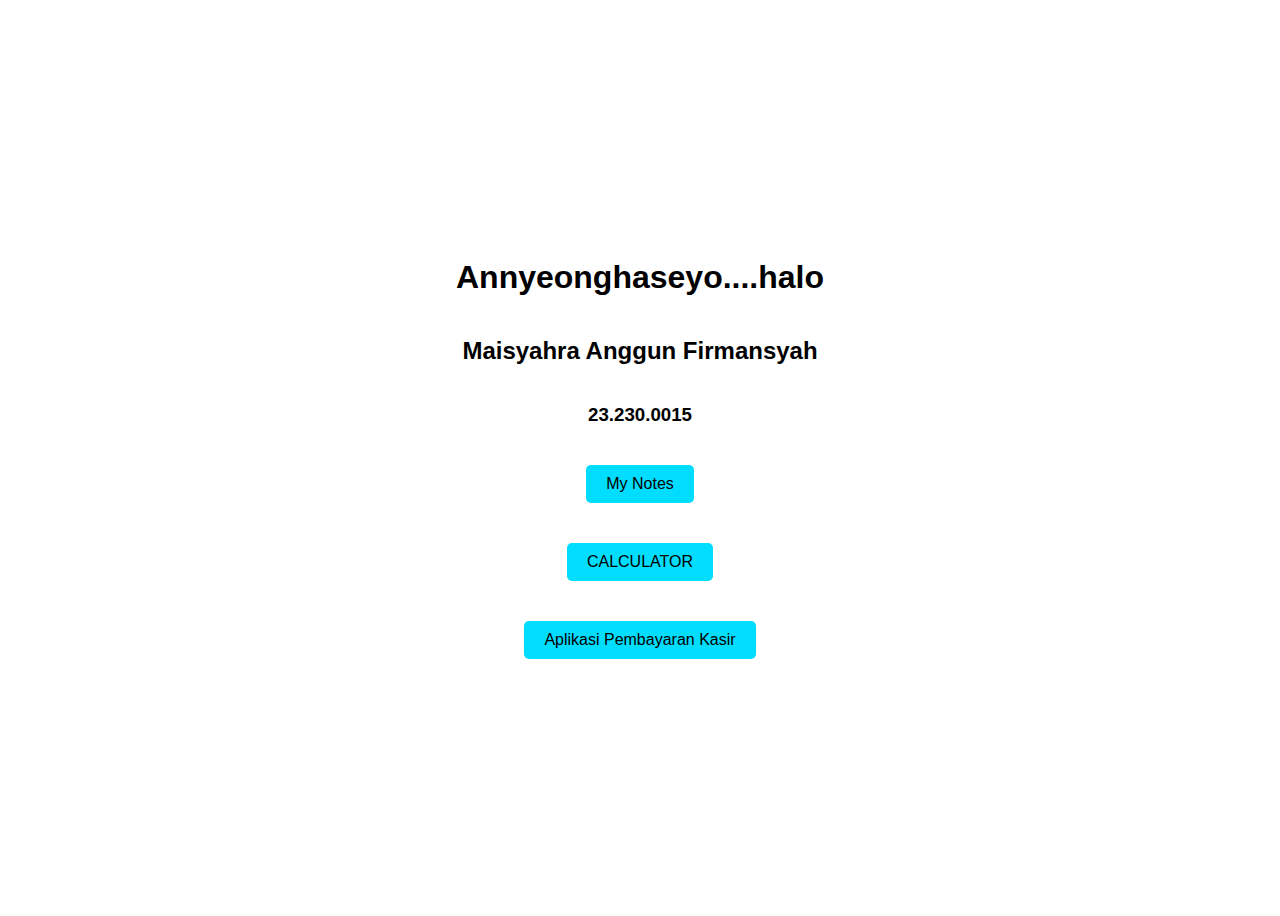
<file: index.html>
<!DOCTYPE html>
<html lang="en">

<head>
    <meta charset="UTF-8">
    <meta name="viewport" content="width=device-width, initial-scale=1.0">
    <title>Aplikasi</title>
    <style>
        body {
            display: flex;
            flex-direction: column;
            align-items: center;
            justify-content: center;
            height: 100vh;
            font-family: Arial, sans-serif;
            background-color: rgb(255, 255, 255);
        }

        a {
            margin: 20px;
            padding: 10px 20px;
            text-decoration: none;
            color: rgb(0, 0, 0);
            background-color: #00ddff;
            border-radius: 5px;
        }

        a:hover {
            background-color: rgba(35, 158, 189, 0.973);
        }

        h1 {
            font-family: 'Lucida Sans', 'Lucida Sans Regular', 'Lucida Grande', 'Lucida Sans Unicode', Geneva, Verdana, sans-serif;
            color: #000000;
        }

        h2 {
            font-family: 'Lucida Sans', 'Lucida Sans Regular', 'Lucida Grande', 'Lucida Sans Unicode', Geneva, Verdana, sans-serif;
            color: #000000;
        }
    </style>
</head>

<body>
    <h1>Annyeonghaseyo....halo</h1>
    <h2>Maisyahra Anggun Firmansyah</h2>
    <h3>23.230.0015</h3>
    <a href="aplikasi 1/index.html">My Notes</a>
    <a href="aplikasi 2/index.html">CALCULATOR</a>
    <a href="aplikasi 3/index.html">Aplikasi Pembayaran Kasir</a>
</body>

</html>
</file>
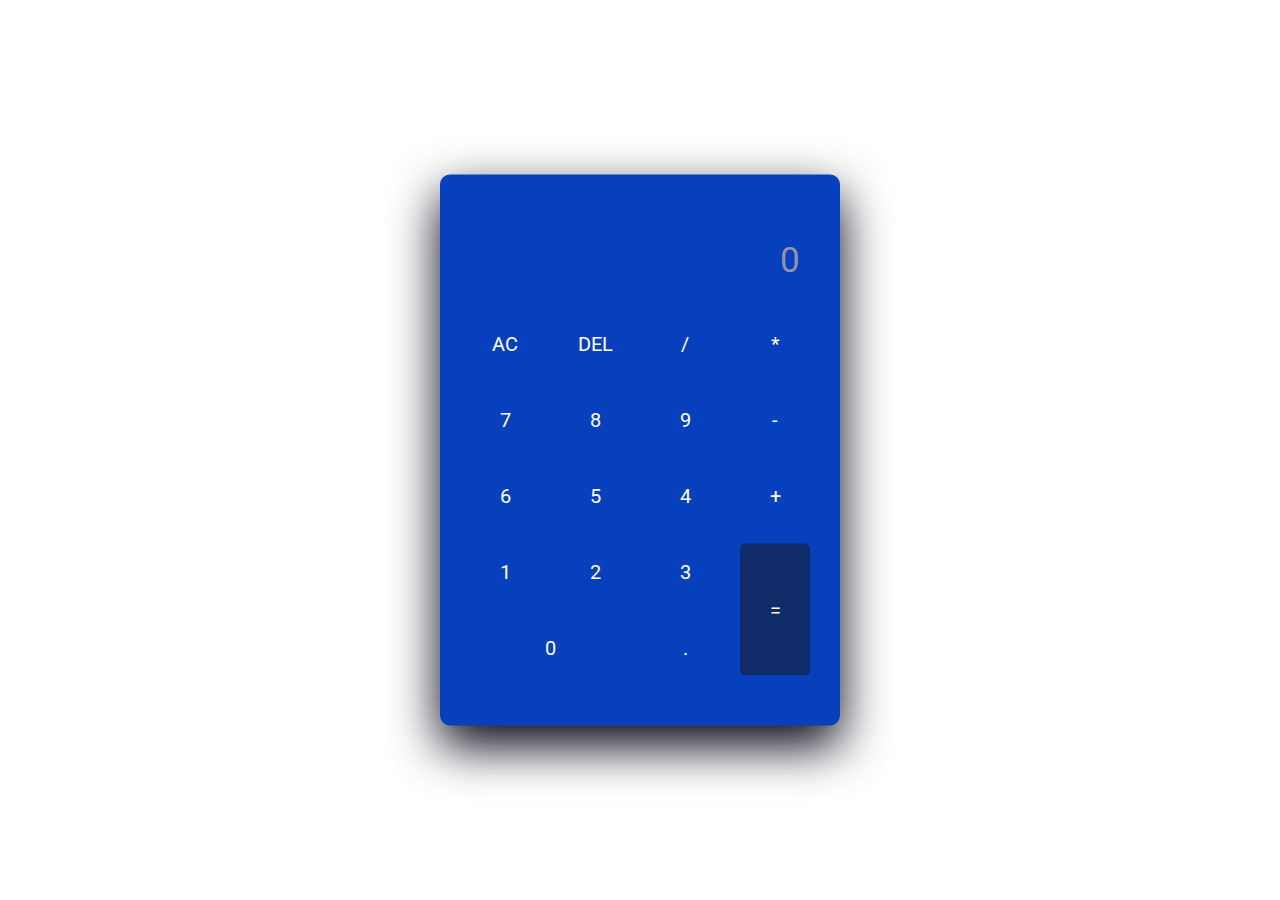
<file: aplikasi 2/index.html>
<html lang="en">

<head>
    <meta charset="UTF-8" />
    <meta name="viewport" content="width=device-width, initial-scale=1.0" />
    <title>CALCULATOR</title>
    <link rel="stylesheet" href="style.css" />
</head>

<body>
    <div class="calculator">
        <div class="display">
            <input type="text" placeholder="0" id="input" disabled />
        </div>
        <div class="button">
            <input type="button" value="AC" id="clear" />
            <input type="button" value="DEL" id="erase" />

            <input type="button" value="/" class="input-button" />
            <input type="button" value="*" class="input-button" />

            <input type="button" value="7" class="input-button" />
            <input type="button" value="8" class="input-button" />
            <input type="button" value="9" class="input-button" />
            <input type="button" value="-" class="input-button" />

            <input type="button" value="6" class="input-button" />
            <input type="button" value="5" class="input-button" />
            <input type="button" value="4" class="input-button" />
            <input type="button" value="+" class="input-button" />

            <input type="button" value="1" class="input-button" />
            <input type="button" value="2" class="input-button" />
            <input type="button" value="3" class="input-button" />

            <input type="button" value="=" id="equal" />
            <input type="button" value="0" class="input-button" />
            <input type="button" value="." class="input-button" />
        </div>
    </div>

    <script src="script.js"></script>
</body>

</html>
<!--  -->
</file>
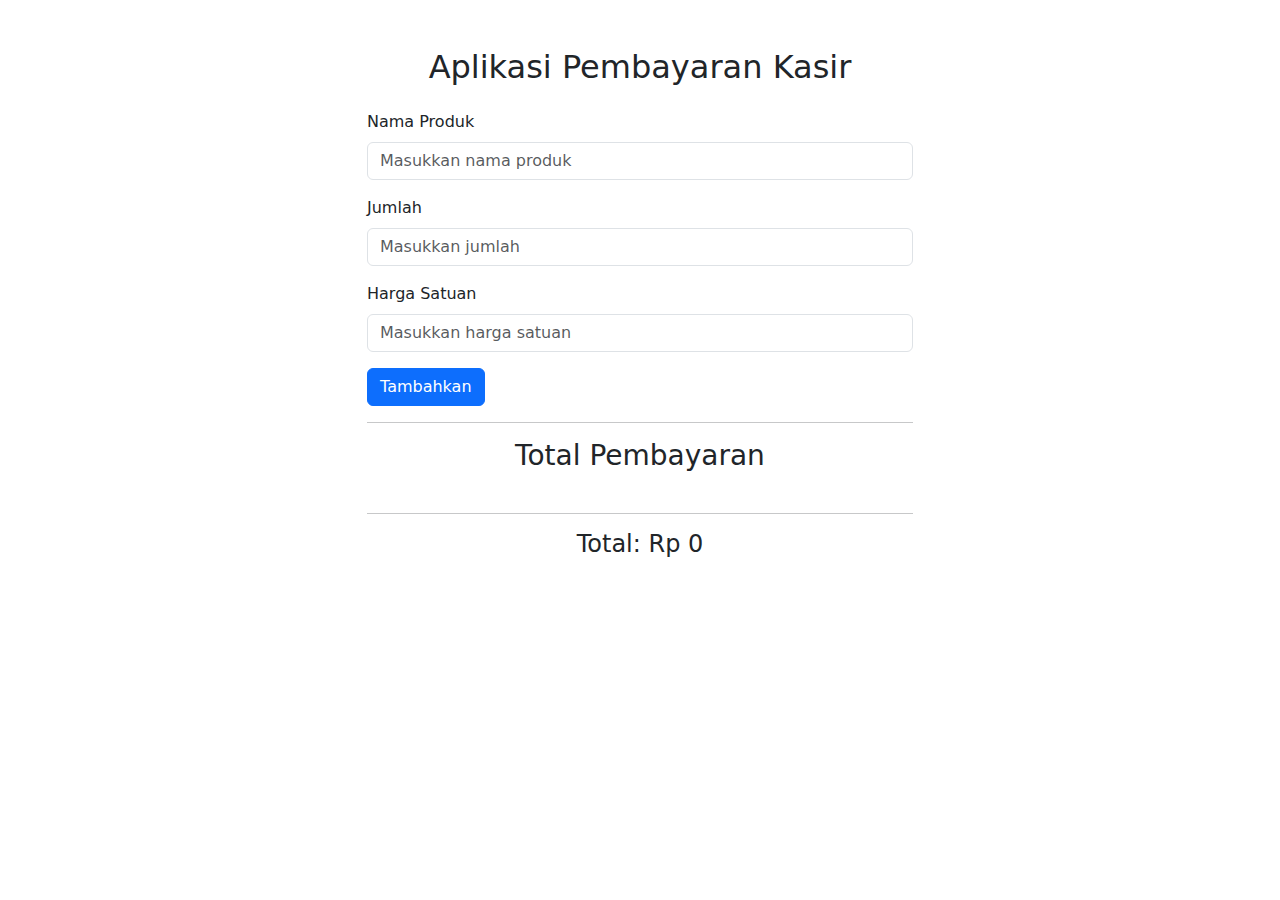
<file: aplikasi 3/index.html>
<!DOCTYPE html>
<html lang="en">

<head>
    <meta charset="UTF-8">
    <meta name="viewport" content="width=device-width, initial-scale=1.0">
    <title>Aplikasi Pembayaran Kasir</title>
    <!-- Bootstrap CSS -->
    <link href="https://cdn.jsdelivr.net/npm/bootstrap@5.3.0-alpha1/dist/css/bootstrap.min.css" rel="stylesheet">
</head>

<body>
    <div class="container mt-5">
        <div class="row">
            <div class="col-md-6 offset-md-3">
                <h2 class="text-center mb-4">Aplikasi Pembayaran Kasir</h2>
                <form>
                    <div class="mb-3">
                        <label for="productName" class="form-label">Nama Produk</label>
                        <input type="text" class="form-control" id="productName" placeholder="Masukkan nama produk">
                    </div>
                    <div class="mb-3">
                        <label for="quantity" class="form-label">Jumlah</label>
                        <input type="number" class="form-control" id="quantity" placeholder="Masukkan jumlah">
                    </div>
                    <div class="mb-3">
                        <label for="price" class="form-label">Harga Satuan</label>
                        <input type="number" class="form-control" id="price" placeholder="Masukkan harga satuan">
                    </div>
                    <button type="button" class="btn btn-primary btn-block">Tambahkan</button>
                </form>
                <hr>
                <h3 class="text-center mb-4">Total Pembayaran</h3>
                <ul class="list-group" id="productList">
                    <!-- Daftar produk akan muncul di sini -->
                </ul>
                <hr>
                <h4 class="text-center" id="totalAmount">Total: Rp 0</h4>
            </div>
        </div>
    </div>

    <!-- Bootstrap JS -->
    <script src="https://cdn.jsdelivr.net/npm/bootstrap@5.3.0-alpha1/dist/js/bootstrap.bundle.min.js"></script>
    <!-- jQuery (required for Bootstrap's JavaScript plugins) -->
    <script src="https://ajax.googleapis.com/ajax/libs/jquery/3.5.1/jquery.min.js"></script>
    <script>
        $(document).ready(function () {
            var total = 0;

            // Fungsi untuk menambahkan produk ke daftar
            $("button").click(function () {
                var productName = $("#productName").val();
                var quantity = parseInt($("#quantity").val());
                var price = parseInt($("#price").val());
                var amount = quantity * price;

                $("#productList").append("<li class='list-group-item'>" + productName + " - " + quantity + " x " + price + " = Rp " + amount + "</li>");

                total += amount;
                $("#totalAmount").text("Total: Rp " + total);
            });
        });
    </script>
</body>

</html>
</file>
<file: aplikasi 2/style.css>
@import url("https://fonts.googleapis.com/css2?family=Roboto&display=swap");

* {
    padding: 0;
    margin: 0;
    box-sizing: border-box;
    font-family: "Roboto", sans-serif;
}

body {
    height: 100vh;
    background: linear-gradient (to bottom, #91b4ff 50%, #090c31 50%);
}

.calculator {
    width: 400px;
    background-color: #0640bd;
    padding: 50px 30px;
    position: absolute;
    transform: translate(-50%, -50%);
    top: 50%;
    left: 50%;
    border-radius: 10px;
    box-shadow: 0 20px 50px #020011;
}

.display {
    width: 100%;
}

.display input {
    width: 100%;
    padding: 15px 10px;
    text-align: right;
    border: none;
    background-color: transparent;
    color: #ffffff;
    font-size: 35px;
}

.display input::placeholder {
    color: #9490ac;
}

.button {
    display: grid;
    grid-template-columns: repeat(4, 1fr);
    grid-gap: 20px;
    margin-top: 20px;
}

.button input[type="button"] {
    font-size: 20px;
    padding: 16px;
    border: none;
    color: #ffffff;
    background-color: transparent;
    cursor: pointer;
    border-radius: 5px;
}

.button input[type="button"]:hover {
    box-shadow: 0 8px 25px #ffffff;
}

input[type="button"]#equal {
    grid-row: span 2;
    background-color: #0f2b68;
}

input[type="button"][value="0"] {
    grid-column: span 2;
}
</file>
